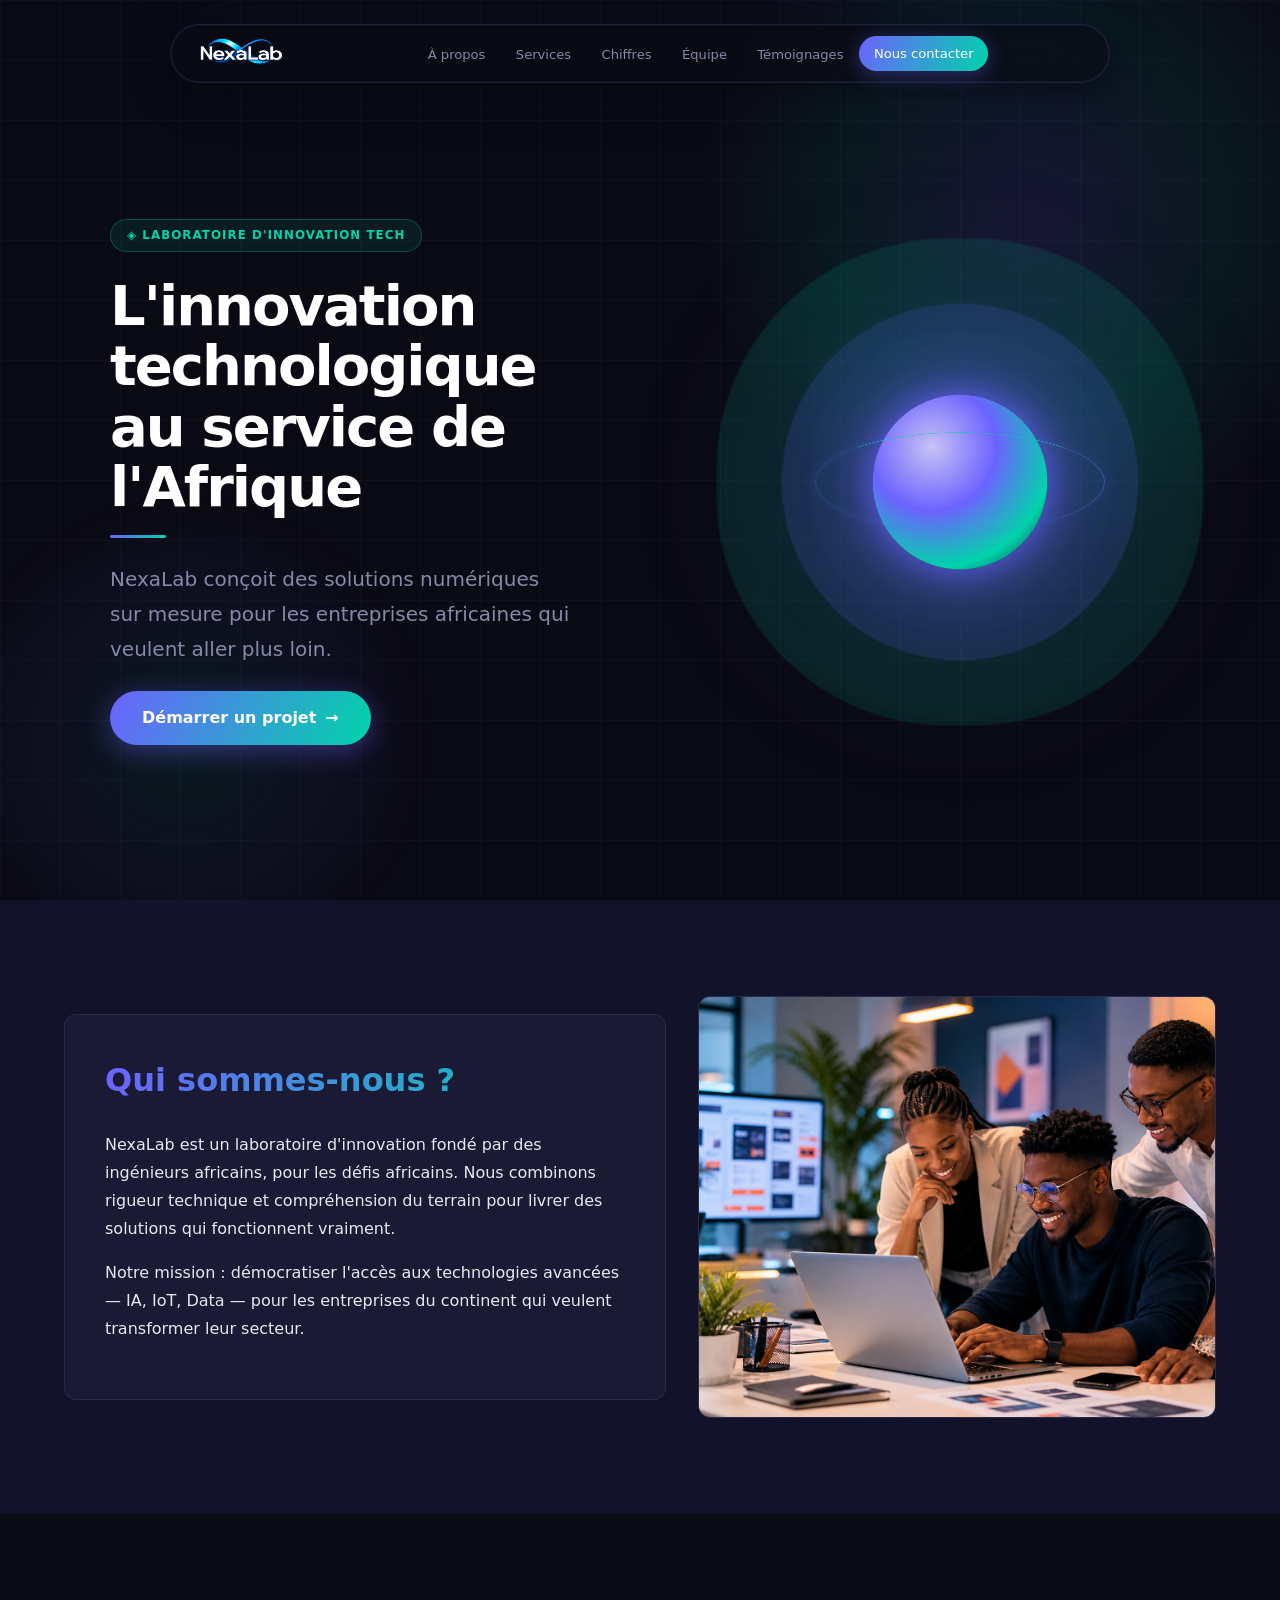
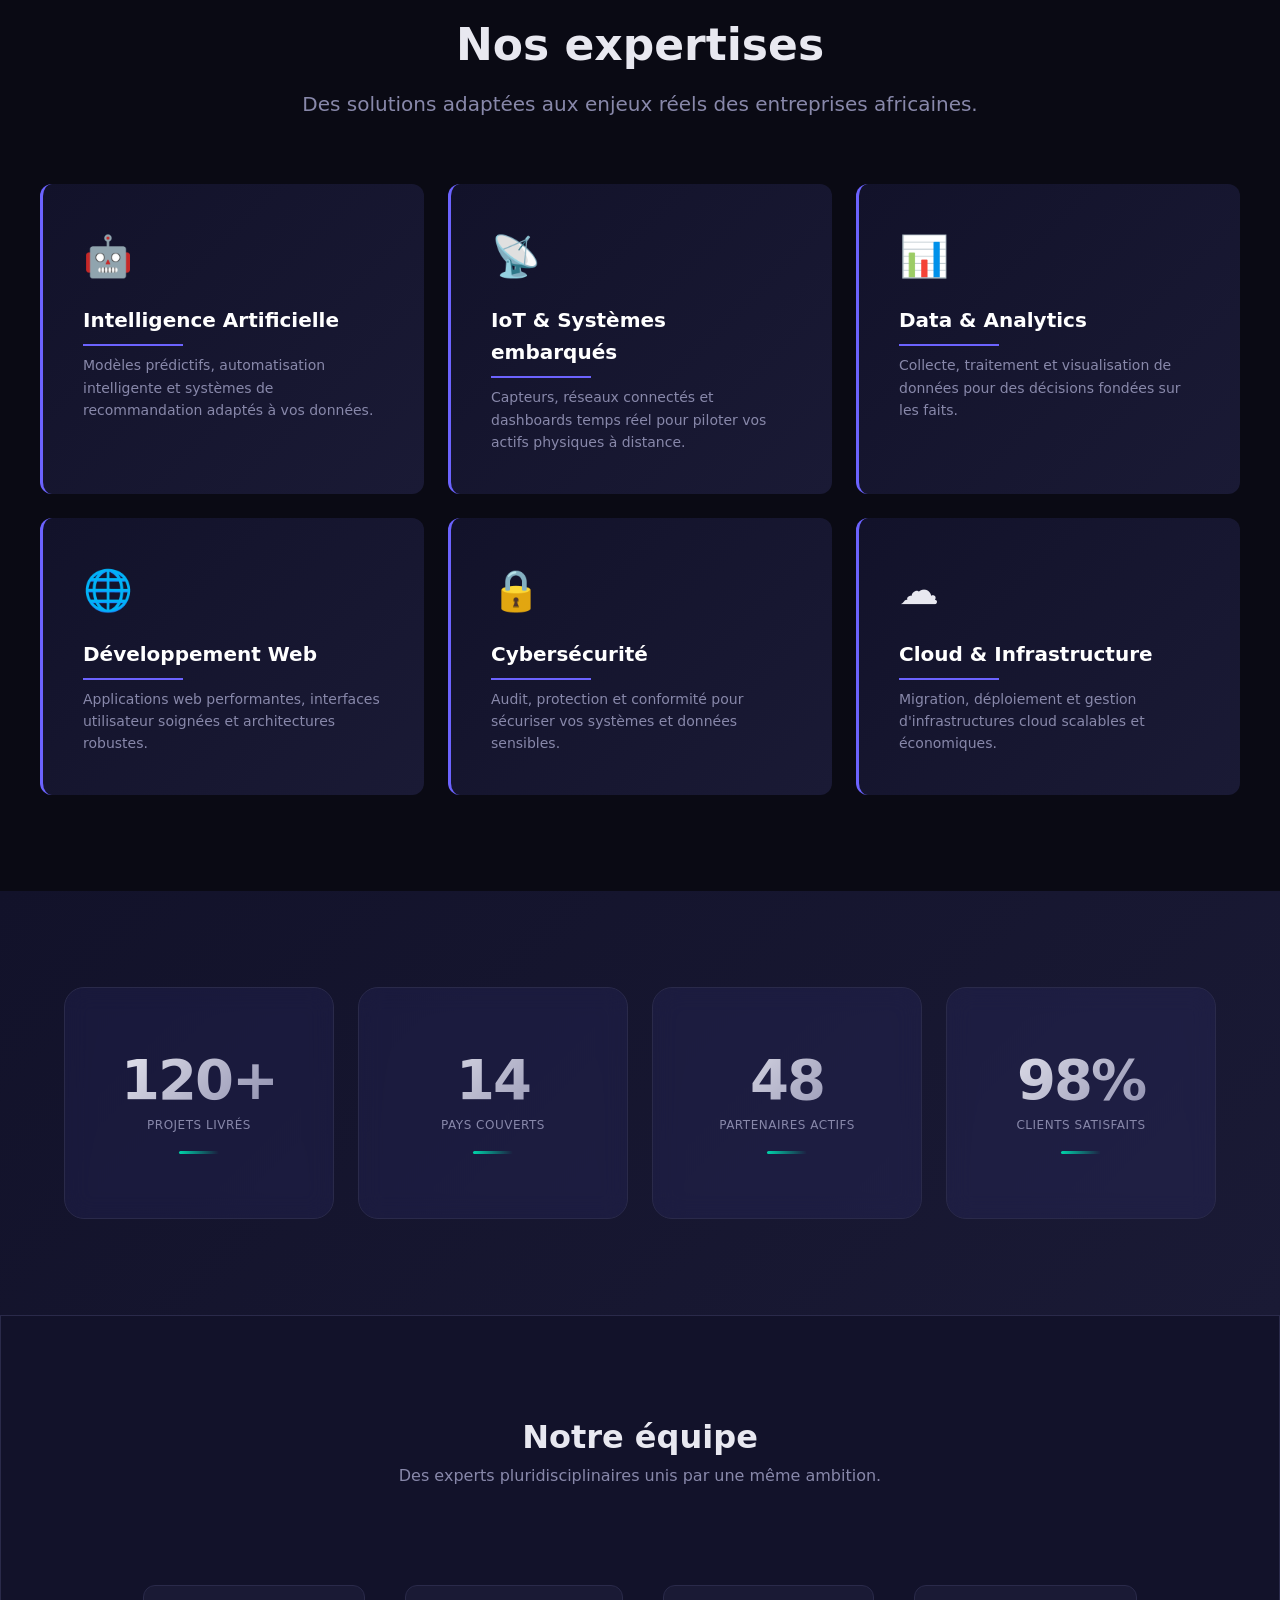
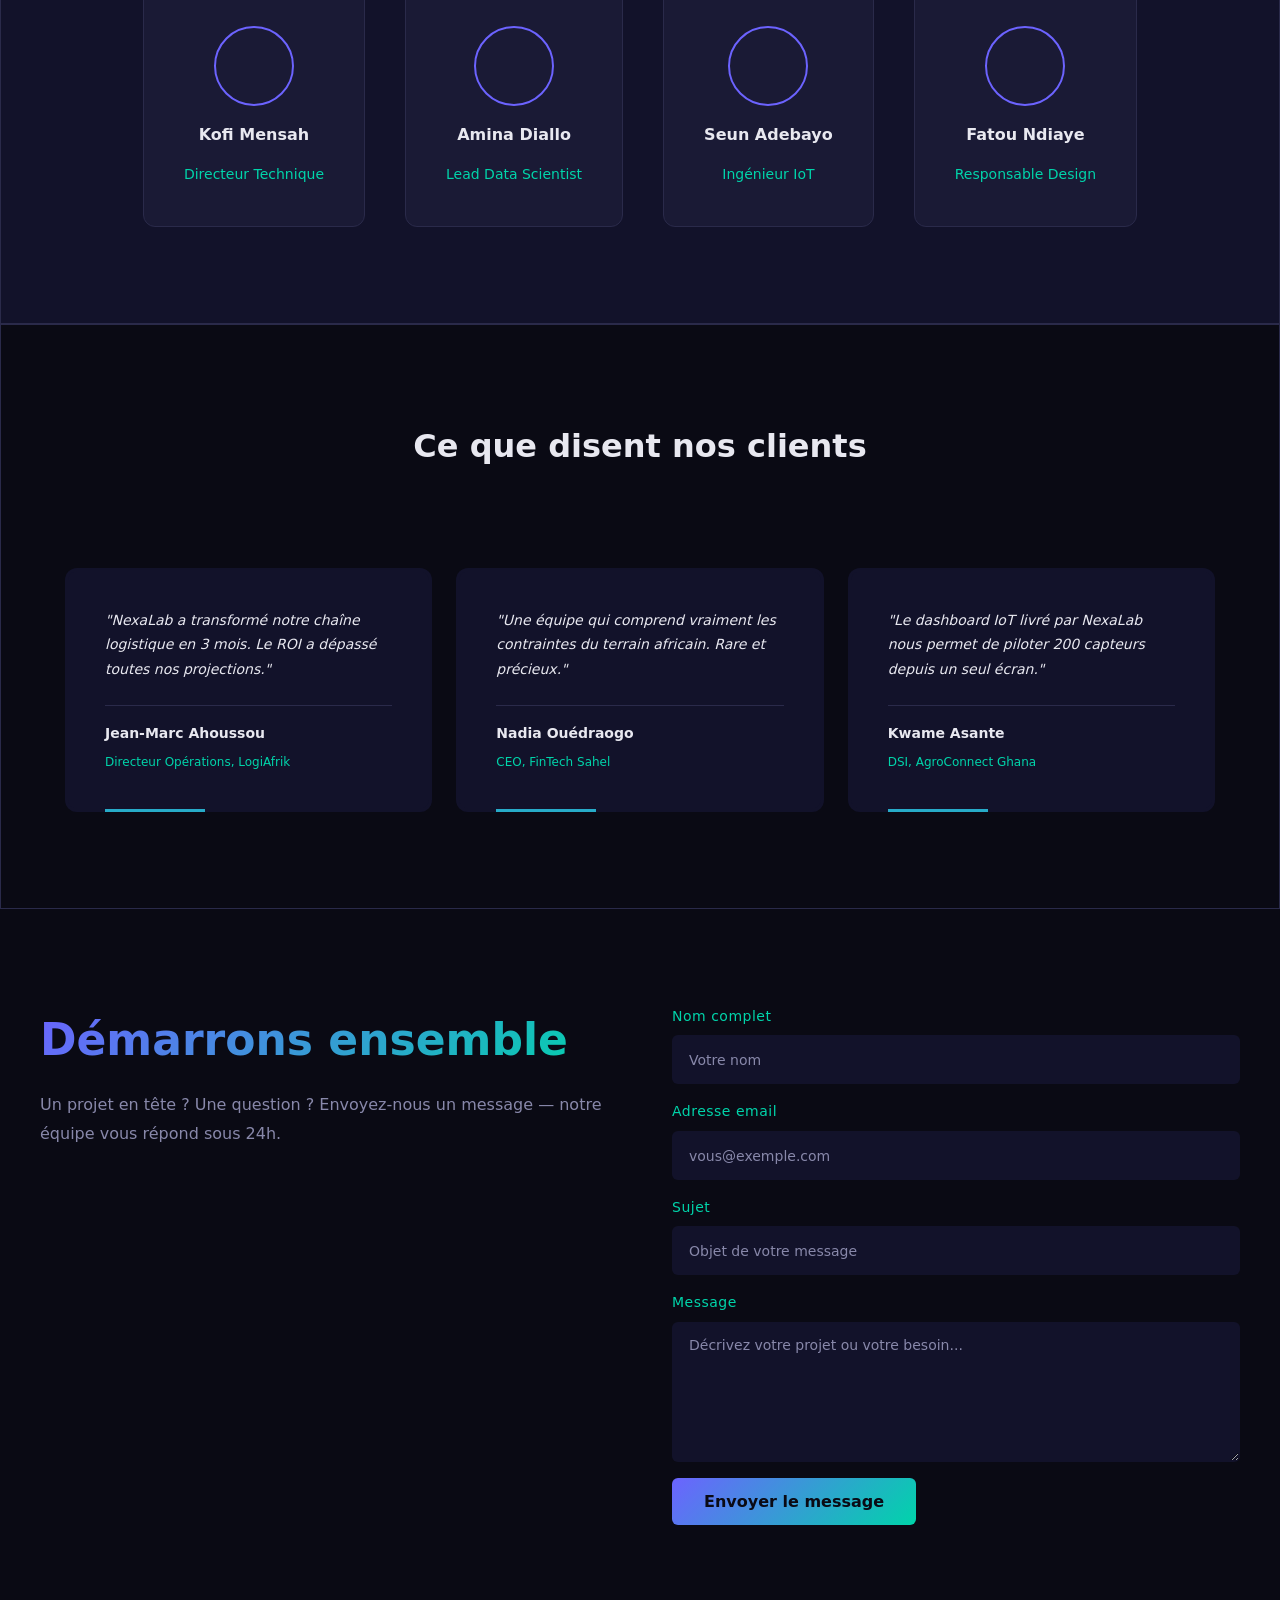
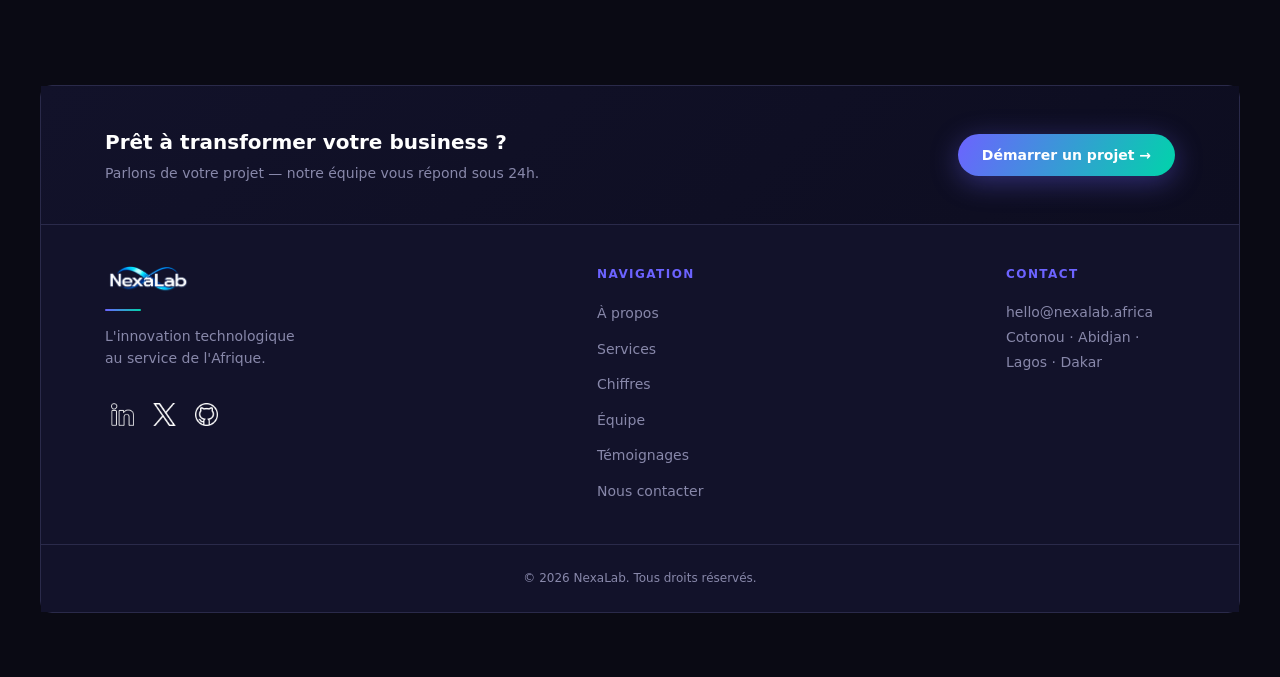
<file: nexalab/index.html>
<!DOCTYPE html>
<html lang="fr">
<head>
  <meta charset="UTF-8">
  <meta name="viewport" content="width=device-width, initial-scale=1.0">
  <title>NexaLab — Innovation Technologique</title>

  <!-- 1. Socle global -->
  <link rel="stylesheet" href="styles/base.css">

  <!-- 2. Composants réutilisables -->
  <link rel="stylesheet" href="styles/components/buttons.css">
  <link rel="stylesheet" href="styles/components/cards.css">

  <!-- 3. Sections -->
  <link rel="stylesheet" href="styles/header.css">
  <link rel="stylesheet" href="styles/hero.css">
  <link rel="stylesheet" href="styles/about.css">
  <link rel="stylesheet" href="styles/services.css">
  <link rel="stylesheet" href="styles/stats.css">
  <link rel="stylesheet" href="styles/team.css">
  <link rel="stylesheet" href="styles/testimonials.css">
  <link rel="stylesheet" href="styles/contact.css">
  <link rel="stylesheet" href="styles/footer.css">
</head>
<body>

  <!-- ========================================
       01 — HEADER & NAVIGATION
       ======================================== -->
  <header class="header">
    <nav class="nav">
      <a href="#" class="nav__logo">
        <img src="assets/images/logo.png" alt="NexaLab" height="32">
      </a>
      <ul class="nav__links">
        <li><a href="#about">À propos</a></li>
        <li><a href="#services">Services</a></li>
        <li><a href="#stats">Chiffres</a></li>
        <li><a href="#team">Équipe</a></li>
        <li><a href="#testimonials">Témoignages</a></li>
        <li><a href="#contact" class="nav__cta btn btn--gradient btn--md">Nous contacter</a></li>
      </ul>
      <button class="nav__burger" aria-label="Menu">&#9776;</button>
    </nav>
  </header>

  <!-- ========================================
       02 — HERO SECTION
       ======================================== -->
  <section class="hero" id="hero">
    <div class="hero__content">
      <h1 class="hero__title">L'innovation technologique<br>au service de l'Afrique</h1>
      <p class="hero__subtitle">NexaLab conçoit des solutions numériques sur mesure pour les entreprises africaines qui veulent aller plus loin.</p>
      <a href="#contact" class="btn btn--gradient btn--lg hero__cta">Démarrer un projet</a>
    </div>
    <div class="hero__visual">
      <!-- Placeholder visuel -->
    </div>
  </section>

  <!-- ========================================
       03 — À PROPOS / MISSION
       ======================================== -->
  <section class="about" id="about">
    <div class="about__content">
      <div class="about__text">
        <h2 class="about__title">Qui sommes-nous ?</h2>
        <p class="about__description">
          NexaLab est un laboratoire d'innovation fondé par des ingénieurs africains, pour les défis africains. 
          Nous combinons rigueur technique et compréhension du terrain pour livrer des solutions qui fonctionnent vraiment.
        </p>
        <p class="about__description">
          Notre mission : démocratiser l'accès aux technologies avancées — IA, IoT, Data — 
          pour les entreprises du continent qui veulent transformer leur secteur.
        </p>
      </div>
      <div class="about__visual">
        <img src="assets/images/team.png" alt="L'équipe NexaLab">
      </div>
    </div>
  </section>

  <!-- ========================================
       04 — SERVICES / EXPERTISES
       ======================================== -->
  <section class="services" id="services">
    <div class="services__header">
      <h2 class="services__title">Nos expertises</h2>
      <p class="services__subtitle">Des solutions adaptées aux enjeux réels des entreprises africaines.</p>
    </div>
    <div class="services__grid">

      <article class="card service-card">
        <div class="service-card__icon">🤖</div>
        <h3 class="service-card__title">Intelligence Artificielle</h3>
        <p class="service-card__description">Modèles prédictifs, automatisation intelligente et systèmes de recommandation adaptés à vos données.</p>
      </article>

      <article class="card service-card">
        <div class="service-card__icon">📡</div>
        <h3 class="service-card__title">IoT & Systèmes embarqués</h3>
        <p class="service-card__description">Capteurs, réseaux connectés et dashboards temps réel pour piloter vos actifs physiques à distance.</p>
      </article>

      <article class="card service-card">
        <div class="service-card__icon">📊</div>
        <h3 class="service-card__title">Data & Analytics</h3>
        <p class="service-card__description">Collecte, traitement et visualisation de données pour des décisions fondées sur les faits.</p>
      </article>

      <article class="card service-card">
        <div class="service-card__icon">🌐</div>
        <h3 class="service-card__title">Développement Web</h3>
        <p class="service-card__description">Applications web performantes, interfaces utilisateur soignées et architectures robustes.</p>
      </article>

      <article class="card service-card">
        <div class="service-card__icon">🔒</div>
        <h3 class="service-card__title">Cybersécurité</h3>
        <p class="service-card__description">Audit, protection et conformité pour sécuriser vos systèmes et données sensibles.</p>
      </article>

      <article class="card service-card">
        <div class="service-card__icon">☁️</div>
        <h3 class="service-card__title">Cloud & Infrastructure</h3>
        <p class="service-card__description">Migration, déploiement et gestion d'infrastructures cloud scalables et économiques.</p>
      </article>

    </div>
  </section>

  <!-- ========================================
       05 — CHIFFRES CLÉS
       ======================================== -->
  <section class="stats" id="stats">
    <div class="stats__grid">

      <div class="card stat-card">
        <span class="stat-card__number">120+</span>
        <span class="stat-card__label">Projets livrés</span>
      </div>

      <div class="card stat-card">
        <span class="stat-card__number">14</span>
        <span class="stat-card__label">Pays couverts</span>
      </div>

      <div class="card stat-card">
        <span class="stat-card__number">48</span>
        <span class="stat-card__label">Partenaires actifs</span>
      </div>

      <div class="card stat-card">
        <span class="stat-card__number">98%</span>
        <span class="stat-card__label">Clients satisfaits</span>
      </div>

    </div>
  </section>

  <!-- ========================================
       06 — ÉQUIPE
       ======================================== -->
  <section class="team" id="team">
    <div class="team__header">
      <h2 class="team__title">Notre équipe</h2>
      <p class="team__subtitle">Des experts pluridisciplinaires unis par une même ambition.</p>
    </div>
    <div class="team__grid">

      <article class="card team-card">
        <div class="team-card__avatar"></div>
        <h3 class="team-card__name">Kofi Mensah</h3>
        <p class="team-card__role">Directeur Technique</p>
      </article>

      <article class="card team-card">
        <div class="team-card__avatar"></div>
        <h3 class="team-card__name">Amina Diallo</h3>
        <p class="team-card__role">Lead Data Scientist</p>
      </article>

      <article class="card team-card">
        <div class="team-card__avatar"></div>
        <h3 class="team-card__name">Seun Adebayo</h3>
        <p class="team-card__role">Ingénieur IoT</p>
      </article>

      <article class="card team-card">
        <div class="team-card__avatar"></div>
        <h3 class="team-card__name">Fatou Ndiaye</h3>
        <p class="team-card__role">Responsable Design</p>
      </article>

    </div>
  </section>

  <!-- ========================================
       07 — TÉMOIGNAGES
       ======================================== -->
  <section class="testimonials" id="testimonials">
    <div class="testimonials__header">
      <h2 class="testimonials__title">Ce que disent nos clients</h2>
    </div>
    <div class="testimonials__grid">

      <article class="card testimonial-card">
        <p class="testimonial-card__quote">
          "NexaLab a transformé notre chaîne logistique en 3 mois. Le ROI a dépassé toutes nos projections."
        </p>
        <footer class="testimonial-card__author">
          <strong>Jean-Marc Ahoussou</strong>
          <span>Directeur Opérations, LogiAfrik</span>
        </footer>
      </article>

      <article class="card testimonial-card">
        <p class="testimonial-card__quote">
          "Une équipe qui comprend vraiment les contraintes du terrain africain. Rare et précieux."
        </p>
        <footer class="testimonial-card__author">
          <strong>Nadia Ouédraogo</strong>
          <span>CEO, FinTech Sahel</span>
        </footer>
      </article>

      <article class="card testimonial-card">
        <p class="testimonial-card__quote">
          "Le dashboard IoT livré par NexaLab nous permet de piloter 200 capteurs depuis un seul écran."
        </p>
        <footer class="testimonial-card__author">
          <strong>Kwame Asante</strong>
          <span>DSI, AgroConnect Ghana</span>
        </footer>
      </article>

    </div>
  </section>

  <!-- ========================================
       08 — FORMULAIRE DE CONTACT
       ======================================== -->
  <section class="contact" id="contact">
    <div class="contact__content">
      <div class="contact__intro">
        <h2 class="contact__title">Démarrons ensemble</h2>
        <p class="contact__description">
          Un projet en tête ? Une question ? Envoyez-nous un message — notre équipe vous répond sous 24h.
        </p>
      </div>
      <form class="contact__form" action="#" method="POST">
        <div class="form-group">
          <label for="name">Nom complet</label>
          <input type="text" id="name" name="name" placeholder="Votre nom" required>
        </div>
        <div class="form-group">
          <label for="email">Adresse email</label>
          <input type="email" id="email" name="email" placeholder="vous@exemple.com" required>
        </div>
        <div class="form-group">
          <label for="subject">Sujet</label>
          <input type="text" id="subject" name="subject" placeholder="Objet de votre message" required>
        </div>
        <div class="form-group">
          <label for="message">Message</label>
          <textarea id="message" name="message" rows="5" placeholder="Décrivez votre projet ou votre besoin..." required></textarea>
        </div>
        <button type="submit" class="contact__submit btn btn--solid btn--lg">Envoyer le message</button>
      </form>
    </div>
  </section>

 <!-- ========================================
     09 — FOOTER
     ======================================== -->
<footer class="footer">
  <div class="footer__body">

    <!-- CTA -->
    <div class="footer__cta">
      <div class="footer__cta-text">
        <h3>Prêt à transformer votre business ?</h3>
        <p>Parlons de votre projet — notre équipe vous répond sous 24h.</p>
      </div>
      <a href="#contact" class="footer__cta-btn btn btn--gradient btn--md">Démarrer un projet →</a>
    </div>

    <!-- Colonnes -->
    <div class="footer__cols">

      <!-- Brand -->
      <div class="footer__brand">
        <a href="#" class="footer__logo">
          <img src="assets/images/logo.png" alt="NexaLab" height="28">
        </a>
        <div class="footer__bar"></div>
        <p class="footer__desc">L'innovation technologique au service de l'Afrique.</p>
        <div class="footer__social">
          <div class="footer__social">
            <a href="#" aria-label="LinkedIn">
              <img src="assets/icons/linkedin.png" alt="LinkedIn">
            </a>
            <a href="#" aria-label="Twitter">
              <img src="assets/icons/x.png" alt="Twitter">
            </a>
            <a href="#" aria-label="GitHub">
              <img src="assets/icons/github.png" alt="GitHub">
            </a>
          </div>
        </div>
      </div>

      <!-- Navigation -->
      <nav class="footer__nav">
        <h4>Navigation</h4>
        <ul>
          <li><a href="#about">À propos</a></li>
          <li><a href="#services">Services</a></li>
          <li><a href="#stats">Chiffres</a></li>
          <li><a href="#team">Équipe</a></li>
          <li><a href="#testimonials">Témoignages</a></li>
          <li><a href="#contact">Nous contacter</a></li>
        </ul>
      </nav>

      <!-- Contact -->
      <div class="footer__contact">
        <h4>Contact</h4>
        <p>hello@nexalab.africa</p>
        <p>Cotonou · Abidjan · Lagos · Dakar</p>
      </div>

    </div>

    <!-- Bottom -->
    <div class="footer__bottom">
      <p>&copy; 2026 NexaLab. Tous droits réservés.</p>
    </div>

  </div>
</footer>
</file>
<file: nexalab/styles/base.css>
/* ============================================================
   base.css — Reset universel, variables CSS, typographie globale
   Responsabilité : tout ce qui s'applique à l'ensemble du site
   ============================================================ */

/* --- Variables globales --- */
:root {
  /* Palette */
  --color-bg:         #0a0a14;
  --color-surface:    #12122a;
  --color-surface-2:  #1a1a35;
  --color-accent:     #6c63ff;
  --color-accent-2:   #00d4aa;
  --color-text:       #e8e8f0;
  --color-text-muted: #8888aa;
  --color-border:     #2a2a4a;
  --color-white:      #ffffff;

  /* Typographie */
  --font-main:    'Segoe UI', system-ui, sans-serif;
  --font-size-xs: 0.75rem;
  --font-size-sm: 0.875rem;
  --font-size-md: 1rem;
  --font-size-lg: 1.25rem;
  --font-size-xl: 1.5rem;
  --font-size-2xl: 2rem;
  --font-size-3xl: 2.75rem;
  --font-size-4xl: 3.5rem;

  /* Espacements */
  --space-xs:  0.5rem;
  --space-sm:  1rem;
  --space-md:  1.5rem;
  --space-lg:  2.5rem;
  --space-xl:  4rem;
  --space-2xl: 6rem;

  /* Bordures */
  --radius-sm: 6px;
  --radius-md: 12px;
  --radius-lg: 20px;

  /* Transitions */
  --transition: 0.25s ease;

  /* Largeur max contenu */
  --max-width: 1200px;
}

/* --- Reset universel --- */
*,
*::before,
*::after {
  box-sizing: border-box;
  margin: 0;
  padding: 0;
}

html {
  scroll-behavior: smooth;
}

body {
  font-family: var(--font-main);
  font-size: var(--font-size-md);
  color: var(--color-text);
  background-color: var(--color-bg);
  line-height: 1.6;
  -webkit-font-smoothing: antialiased;
}

img {
  max-width: 100%;
  display: block;
}

a {
  color: inherit;
  text-decoration: none;
}

ul {
  list-style: none;
}

button {
  font-family: inherit;
  cursor: pointer;
  border: none;
  background: none;
}

/* --- Utilitaire conteneur --- */
.container {
  width: 100%;
  max-width: var(--max-width);
  margin: 0 auto;
  padding: 0 var(--space-md);
}
</file>
<file: nexalab/styles/components/buttons.css>
/* ============================================================
   components/buttons.css — Boutons réutilisables
   Responsabilité : styles partagés de TOUS les boutons du site
   Utilisation : ajouter .btn + un modificateur sur l'élément HTML
   
   Modificateurs disponibles :
     .btn--gradient  → pill gradient accent→accent-2 (nav, hero, footer)
     .btn--solid     → carré arrondi gradient (formulaire contact)
     .btn--sm        → petit (padding réduit)
     .btn--md        → moyen (nav, footer CTA)
     .btn--lg        → grand (hero, contact)
   ============================================================ */


/* ── BASE ─────────────────────────────────────────────────── */

.btn {
  display: inline-flex;
  align-items: center;
  justify-content: center;
  font-family: var(--font-main);
  font-weight: 700;
  text-decoration: none;
  white-space: nowrap;
  cursor: pointer;
  border: none;
  transition:
    transform var(--transition),
    box-shadow var(--transition),
    opacity var(--transition);
}


/* ── VARIANTE : PILL GRADIENT ─────────────────────────────── */
/* Utilisé par : .nav__cta · .hero__cta · .footer__cta-btn    */

.btn--gradient {
  background: linear-gradient(115deg, var(--color-accent), var(--color-accent-2));
  color: var(--color-white);
  border-radius: 999px;
  box-shadow: 0 6px 28px rgba(108, 99, 255, 0.38);
}

.btn--gradient:hover {
  opacity: 0.9;
  transform: translateY(-2px);
  box-shadow: 0 10px 36px rgba(108, 99, 255, 0.55);
}


/* ── VARIANTE : CARRÉ ARRONDI ─────────────────────────────── */
/* Utilisé par : .contact__submit                              */

.btn--solid {
  background: linear-gradient(135deg, var(--color-accent), var(--color-accent-2));
  color: var(--color-bg);
  border-radius: var(--radius-sm);
}

.btn--solid:hover {
  opacity: 0.85;
  transform: translateY(-2px);
}


/* ── TAILLES ──────────────────────────────────────────────── */

.btn--sm {
  padding: 0.4rem 0.9rem;
  font-size: var(--font-size-xs);
}

.btn--md {
  padding: 0.55rem 1.2rem;
  font-size: var(--font-size-sm);
}

.btn--lg {
  padding: 0.9rem 2rem;
  font-size: var(--font-size-md);
}
</file>
<file: nexalab/styles/components/cards.css>
/* ============================================================
   components/cards.css — Cartes réutilisables
   Responsabilité : squelette structurel commun des cartes du site
   Utilisation : ajouter .card sur l'élément HTML en plus de
                 la classe spécifique de section

   Surcharge : chaque fichier de section surcharge uniquement
               ce qui lui est propre (couleur, espacement, border)
   ============================================================ */


/* ── SQUELETTE COMMUN ─────────────────────────────────────── */

.card {
  border: 1px solid var(--color-border);
  border-radius: var(--radius-md);
  padding: var(--space-lg);
  background: var(--color-surface);
  position: relative;
  overflow: hidden;
  transition: transform var(--transition);
}

.card:hover {
  transform: translateY(-6px);
}
</file>
<file: nexalab/styles/header.css>
/* ============================================================
   header.css — Barre de navigation principale
   Responsabilité : .header, .nav et tous ses enfants
   Surcharge de .btn : box-shadow spécifique nav, hover scale
   ============================================================ */

.header {
  position: fixed;
  top: 1.5rem;
  left: 50%;
  transform: translateX(-50%);
  z-index: 1000;
  width: calc(100% - 3rem);
  max-width: 940px;
}

.nav {
  display: flex;
  align-items: center;
  justify-content: space-between;
  gap: var(--space-sm);
  padding: 0.7rem 0.75rem 0.7rem 1.5rem;
  background: rgba(10, 10, 20, 0.62);
  backdrop-filter: blur(28px);
  -webkit-backdrop-filter: blur(28px);
  border-radius: 999px;
  border: 1px solid rgba(108, 99, 255, 0.2);
  box-shadow:
    inset 0 0 0 1px rgba(255, 255, 255, 0.04),
    0 8px 32px rgba(0, 0, 0, 0.5),
    0 0 80px rgba(108, 99, 255, 0.08);
  animation: nav-appear 0.7s cubic-bezier(0.16, 1, 0.3, 1) both;
}

@keyframes nav-appear {
  from { opacity: 0; transform: translateY(-18px); }
  to   { opacity: 1; transform: translateY(0); }
}

.nav__logo img {
  height: 32px;
  width: auto;
  display: block;
}

.nav__logo:hover { opacity: 0.8; }

.nav__logo span {
  background: linear-gradient(115deg, var(--color-accent), var(--color-accent-2));
  -webkit-background-clip: text;
  -webkit-text-fill-color: transparent;
  background-clip: text;
}

.nav__links {
  display: flex;
  align-items: center;
  gap: 0.1rem;
  flex: 1;
  justify-content: center;
}

.nav__links li a {
  font-size: 0.82rem;
  font-weight: 500;
  color: var(--color-text-muted);
  padding: 0.42rem 0.9rem;
  border-radius: 999px;
  white-space: nowrap;
  transition: color var(--transition), background var(--transition);
}

.nav__links li a:hover {
  color: var(--color-white);
  background: rgba(108, 99, 255, 0.14);
}

/* Surcharge .btn--gradient pour le CTA nav */
.nav__cta {
  flex-shrink: 0;
  box-shadow: 0 4px 20px rgba(108, 99, 255, 0.38);
}

.nav__cta:hover {
  transform: scale(1.05);
  box-shadow: 0 6px 30px rgba(108, 99, 255, 0.55);
}

.nav__links li .nav__cta {
  color: var(--color-white);
}

.nav__links li .nav__cta:hover {
  color: var(--color-white);
  background: linear-gradient(115deg, var(--color-accent), var(--color-accent-2));
}

.nav__burger {
  display: none;
  align-items: center;
  justify-content: center;
  color: var(--color-text-muted);
  font-size: 1.2rem;
  padding: 0.3rem 0.6rem;
  border-radius: var(--radius-sm);
  transition: color var(--transition), background var(--transition);
  flex-shrink: 0;
}

.nav__burger:hover {
  color: var(--color-white);
  background: rgba(108, 99, 255, 0.12);
}

@media (max-width: 1024px) {
  .header { max-width: 760px; }
  .nav__links li a { padding: 0.4rem 0.65rem; font-size: 0.8rem; }
  .nav__links li .nav__cta { padding: 0.5rem 1rem; }
}

@media (max-width: 768px) {
  .header { top: 1rem; width: calc(100% - 2rem); }
  .nav { padding: 0.6rem 0.6rem 0.6rem 1.1rem; gap: var(--space-xs); }
  .nav__links { display: none; }
  .nav__burger { display: flex; }
}
</file>
<file: nexalab/styles/hero.css>
/* ============================================================
   hero.css — Section hero plein écran
   Responsabilité : layout hero, titre, sous-titre, CTA, visuel
   Surcharge de .btn : arrow after, box-shadow spécifique hero
   ============================================================ */

.hero {
  position: relative;
  min-height: 100vh;
  display: flex;
  align-items: center;
  justify-content: center;
  gap: 5rem;
  padding: 10rem var(--space-lg) var(--space-2xl);
  overflow: hidden;
  background-image:
    linear-gradient(rgba(108, 99, 255, 0.045) 1px, transparent 1px),
    linear-gradient(90deg, rgba(108, 99, 255, 0.045) 1px, transparent 1px);
  background-size: 60px 60px;
}

.hero::before {
  content: '';
  position: absolute;
  top: -15%; right: -8%;
  width: 700px; height: 700px;
  border-radius: 50%;
  background: radial-gradient(circle, rgba(108,99,255,0.13) 0%, rgba(0,212,170,0.07) 40%, transparent 68%);
  pointer-events: none;
  animation: blob-drift 9s ease-in-out infinite;
}

.hero::after {
  content: '';
  position: absolute;
  bottom: -10%; left: -5%;
  width: 500px; height: 500px;
  border-radius: 50%;
  background: radial-gradient(circle, rgba(0,212,170,0.08) 0%, rgba(108,99,255,0.05) 45%, transparent 70%);
  pointer-events: none;
  animation: blob-drift 12s ease-in-out infinite reverse;
}

@keyframes blob-drift {
  0%, 100% { transform: translateY(0) scale(1); }
  50%       { transform: translateY(-25px) scale(1.06); }
}

.hero__content {
  flex: 1;
  max-width: 560px;
  display: flex;
  flex-direction: column;
  gap: var(--space-md);
  position: relative;
  z-index: 1;
}

.hero__content::before {
  content: "◈  Laboratoire d'innovation tech";
  display: inline-block;
  align-self: flex-start;
  font-size: 0.74rem;
  font-weight: 600;
  letter-spacing: 0.09em;
  text-transform: uppercase;
  color: var(--color-accent-2);
  background: rgba(0, 212, 170, 0.09);
  border: 1px solid rgba(0, 212, 170, 0.28);
  border-radius: 999px;
  padding: 0.38rem 1rem;
  animation: fade-up 0.6s ease both;
  animation-delay: 0.1s;
}

.hero__title {
  font-size: clamp(2rem, 4.5vw, 3.5rem);
  font-weight: 800;
  line-height: 1.08;
  letter-spacing: -0.035em;
  color: var(--color-white);
  animation: fade-up 0.7s ease both;
  animation-delay: 0.25s;
}

.hero__title::after {
  content: '';
  display: block;
  width: 56px; height: 3px;
  margin-top: 1.1rem;
  border-radius: 999px;
  background: linear-gradient(90deg, var(--color-accent), var(--color-accent-2));
}

.hero__subtitle {
  font-size: var(--font-size-lg);
  line-height: 1.75;
  color: var(--color-text-muted);
  max-width: 460px;
  animation: fade-up 0.7s ease both;
  animation-delay: 0.42s;
}

/* Surcharge .btn--gradient pour le CTA hero */
.hero__cta {
  gap: 0.55rem;
  align-self: flex-start;
  box-shadow: 0 6px 28px rgba(108, 99, 255, 0.42);
  animation: fade-up 0.7s ease both;
  animation-delay: 0.58s;
}

.hero__cta::after {
  content: '→';
  display: inline-block;
  transition: transform var(--transition);
}

.hero__cta:hover {
  transform: translateY(-3px);
  box-shadow: 0 10px 40px rgba(108, 99, 255, 0.58);
}

.hero__cta:hover::after {
  transform: translateX(5px);
}

.hero__visual {
  position: relative;
  flex-shrink: 0;
  width: 420px; height: 420px;
  filter: drop-shadow(0 0 60px rgba(108, 99, 255, 0.18));
  animation: visual-float 7s ease-in-out infinite;
}

@keyframes visual-float {
  0%, 100% { transform: translateY(0); }
  50%       { transform: translateY(-18px); }
}

.hero__visual::before {
  content: '';
  position: absolute;
  top: 50%; left: 50%;
  transform: translate(-50%, -50%);
  width: 175px; height: 175px;
  border-radius: 50%;
  background: radial-gradient(circle at 34% 30%, rgba(210,205,255,0.95), var(--color-accent) 38%, var(--color-accent-2) 72%, rgba(0,50,40,0.3));
  box-shadow:
    0 0 35px rgba(108,99,255,0.75), 0 0 70px rgba(108,99,255,0.45),
    0 0 130px rgba(108,99,255,0.22), 0 0 210px rgba(0,212,170,0.14),
    0 0 0 90px rgba(108,99,255,0.04), 0 0 0 91px rgba(108,99,255,0.09),
    0 0 0 92px rgba(108,99,255,0.04), 0 0 0 155px rgba(0,212,170,0.03),
    0 0 0 156px rgba(0,212,170,0.06), 0 0 0 157px rgba(0,212,170,0.03);
  animation: orb-breathe 5s ease-in-out infinite;
}

.hero__visual::after {
  content: '';
  position: absolute;
  top: 50%; left: 50%;
  width: 290px; height: 290px;
  border-radius: 50%;
  border: 1.5px solid rgba(108,99,255,0.3);
  border-top-color: var(--color-accent-2);
  border-right-color: rgba(108,99,255,0.5);
  transform: translate(-50%, -50%) rotateX(70deg) rotateZ(0deg);
  animation: ring-spin 10s linear infinite;
  box-shadow: 0 0 18px rgba(108,99,255,0.12), inset 0 0 18px rgba(0,212,170,0.06);
}

@keyframes orb-breathe {
  0%, 100% { transform: translate(-50%, -50%) scale(1); }
  50%       { transform: translate(-50%, -50%) scale(1.08); }
}

@keyframes ring-spin {
  from { transform: translate(-50%, -50%) rotateX(70deg) rotateZ(0deg); }
  to   { transform: translate(-50%, -50%) rotateX(70deg) rotateZ(360deg); }
}

@keyframes fade-up {
  from { opacity: 0; transform: translateY(28px); }
  to   { opacity: 1; transform: translateY(0); }
}

@media (max-width: 1024px) {
  .hero { gap: var(--space-xl); padding: 9rem var(--space-md) var(--space-xl); }
  .hero__visual { width: 340px; height: 340px; }
  .hero__visual::before { width: 145px; height: 145px; }
  .hero__visual::after { width: 240px; height: 240px; }
}

@media (max-width: 768px) {
  .hero { flex-direction: column; text-align: center; padding: 8rem var(--space-sm) var(--space-xl); gap: var(--space-lg); }
  .hero__content { align-items: center; }
  .hero__content::before { align-self: center; }
  .hero__title::after { margin: 1.1rem auto 0; }
  .hero__subtitle { text-align: center; }
  .hero__cta { align-self: center; }
  .hero__visual { width: 260px; height: 260px; }
  .hero__visual::before { width: 110px; height: 110px; }
  .hero__visual::after { width: 190px; height: 190px; }
}
</file>
<file: nexalab/styles/about.css>
/* ============================================================
   about.css — Section À propos / Mission
   Responsabilité : .about, .about__content, .about__text, .about__visual
   ============================================================ */
.about {
  background-color: var(--color-surface);
  padding: var(--space-2xl) var(--space-md);
}


.about__content {
  display: flex;
  align-items: center;
  gap: 2rem;
  max-width: var(--max-width);
  margin-inline: auto;
  padding: 0 var(--space-md);
}

.about__text {
  flex: 1;
  background-color: var(--color-surface-2);
  border: 1px solid var(--color-border);
  border-radius: var(--radius-md);
  padding: var(--space-lg);
  min-width: 0;
}


.about__title {
  font-size: var(--font-size-2xl);
  font-weight: 800;
  background: linear-gradient(90deg, var(--color-accent), var(--color-accent-2));
  -webkit-background-clip: text;
  -webkit-text-fill-color: transparent;
  background-clip: text;
  margin-bottom: var(--space-md);
}


.about__description {
  font-size: var(--fs-base);
  color: var(--color-text-secondary);
  line-height: 1.75;
  margin-bottom: var(--space-sm);
}

.about__visual {
  flex: 0 0 45%;
  max-width: 45%;
  border: 1px solid var(--color-border);
  border-radius: var(--radius-md);
  overflow: hidden;
  min-width: 0;
}


.about__visual img {
  width: 100%;
  height: 420px;
  object-fit: cover;
  display: block;
}


@keyframes slideFromLeft {
  from {
    opacity: 0;
    transform: translateX(-60px);
  }
  to {
    opacity: 1;
    transform: translateX(0);
  }
}

@keyframes slideFromRight {
  from {
    opacity: 0;
    transform: translateX(60px);
  }
  to {
    opacity: 1;
    transform: translateX(0);
  }
}

.about__text {
  animation: slideFromLeft 0.8s ease forwards;
}

.about__visual {
  animation: slideFromRight 0.8s ease forwards;
}


@media (max-width: 1024px) {
  .about__content {
    gap: 2rem;
  }

  .about__visual {
    flex: 0 0 42%;
  }
}

/* Mobile (≤ 767px) */
@media (max-width: 767px) {
  .about__content {
    flex-direction: column;
  }

  .about__text {
    flex: unset;
    width: 100%;
    min-width: 0;
  }

  .about__visual {
    flex: unset;
    width: 100%;
    max-width: 100%;
    min-width: 0;
  }

  .about__visual img {
    height: 260px;
  }
}
</file>
<file: nexalab/styles/services.css>
/* ============================================================
   services.css — Section Services / Expertises
   Responsabilité : .services, .services__grid, .service-card
   Surcharge de .card : border-left colorée, bg dégradé
   ============================================================ */

.services {
  padding: var(--space-2xl) var(--space-md);
}

.services__header {
  text-align: center;
  margin-bottom: var(--space-xl);
}

.services__title {
  font-size: var(--font-size-3xl);
  margin-bottom: var(--space-xs);
}

.services__subtitle {
  color: var(--color-text-muted);
  font-size: var(--font-size-lg);
}

.services__grid {
  display: flex;
  flex-wrap: wrap;
  gap: 24px;
  justify-content: center;
  max-width: var(--max-width);
  margin: 0 auto;
}

/* Surcharge .card */
.service-card {
  flex: 1 1 calc(33% - 24px);
  border-left: 3px solid var(--color-accent);
  border-top: none;
  border-right: none;
  border-bottom: none;
  background: linear-gradient(135deg, var(--color-surface), var(--color-surface-2));
}

.service-card:hover {
  background: var(--color-surface-2);
}

.service-card__icon {
  font-size: 40px;
  margin-bottom: var(--space-sm);
}

.service-card__title {
  font-size: var(--font-size-lg);
  margin-bottom: var(--space-xs);
  color: var(--color-white);
}

.service-card__title::after {
  content: '';
  display: block;
  width: 100px;
  height: 2px;
  background-color: var(--color-accent);
  margin-top: 8px;
}

.service-card__description {
  font-size: var(--font-size-sm);
  color: var(--color-text-muted);
  line-height: 1.6;
}

@media (max-width: 768px) {
  .service-card { flex: 1 1 100%; }
}
</file>
<file: nexalab/styles/stats.css>
/* ============================================================
   stats.css — Section Chiffres clés
   Responsabilité : .stats, .stats__grid, .stat-card
   Surcharge de .card : bg translucide, radius-lg, padding plus grand
   ============================================================ */

.stats {
  padding: var(--space-2xl) var(--space-xl);
  background: linear-gradient(135deg, var(--color-surface) 0%, var(--color-surface-2) 100%);
}

.stats__grid {
  display: grid;
  grid-template-columns: repeat(4, 1fr);
  gap: var(--space-md);
  max-width: var(--max-width);
  margin: 0 auto;
}

/* Surcharge .card */
.stat-card {
  background: rgba(108, 99, 255, 0.08);
  backdrop-filter: blur(12px);
  border-radius: var(--radius-lg);
  padding: var(--space-xl) var(--space-lg);
  text-align: center;
  transition: transform var(--transition), background var(--transition);
}

.stat-card:hover {
  transform: translateY(-8px);
  background: rgba(108, 99, 255, 0.14);
}

.stat-card__number {
  display: block;
  font-size: var(--font-size-4xl);
  font-weight: 900;
  line-height: 1;
  letter-spacing: -2px;
  margin-bottom: var(--space-xs);
  background: linear-gradient(135deg, var(--color-text) 0%, var(--color-text-muted) 100%);
  -webkit-background-clip: text;
  -webkit-text-fill-color: transparent;
  background-clip: text;
}

.stat-card__label {
  display: block;
  font-size: var(--font-size-xs);
  font-weight: 500;
  color: var(--color-text-muted);
  letter-spacing: 0.5px;
  text-transform: uppercase;
}

.stat-card::after {
  content: '';
  display: block;
  width: 40px;
  height: 3px;
  background: linear-gradient(90deg, var(--color-accent-2), transparent);
  border-radius: var(--radius-sm);
  margin: var(--space-sm) auto 0;
}

@media (max-width: 900px) {
  .stats { padding: var(--space-xl) var(--space-lg); }
  .stats__grid { grid-template-columns: repeat(2, 1fr); }
}

@media (max-width: 480px) {
  .stats__grid { grid-template-columns: 1fr 1fr; gap: var(--space-sm); }
  .stat-card { padding: var(--space-lg) var(--space-sm); }
  .stat-card__number { font-size: var(--font-size-3xl); }
}
</file>
<file: nexalab/styles/team.css>
/* ============================================================
   team.css — Section Équipe
   Responsabilité : .team, .team__grid, .team-card
   Surcharge de .card : bg surface-2, hover border colorée
   ============================================================ */

.team {
  background-color: var(--color-surface);
  padding: var(--space-2xl) var(--space-xl);
  border: 1px solid var(--color-border);
}

.team__header {
  margin-bottom: var(--space-2xl);
  text-align: center;
}

.team__title {
  font-weight: 700;
  font-size: var(--font-size-2xl);
  color: var(--color-text);
}

.team__subtitle {
  color: var(--color-text-muted);
}

.team__grid {
  display: flex;
  justify-content: center;
  gap: var(--space-lg);
}

/* Surcharge .card */
.team-card {
  display: flex;
  flex-direction: column;
  align-items: center;
  text-align: center;
  background: var(--color-surface-2);
  gap: var(--space-sm);
}

.team-card:hover {
  border-color: var(--color-accent);
}

.team-card__avatar {
  width: 80px;
  height: 80px;
  border-radius: 100%;
  background-color: var(--color-surface-2);
  border: 2px solid var(--color-accent);
  display: flex;
  align-items: center;
  justify-content: center;
  color: var(--color-accent);
  font-weight: 700;
  font-size: var(--font-size-lg);
}

.team-card__name {
  font-size: var(--font-size-md);
  font-weight: 700;
}

.team-card__role {
  font-size: var(--font-size-sm);
  color: var(--color-accent-2);
}

@media (max-width: 1024px) {
  .team { padding: var(--space-xl) var(--space-lg); }
  .team__grid { gap: var(--space-lg); }
  .team-card__avatar { width: 70px; height: 70px; }
}

@media (max-width: 768px) {
  .team { padding: var(--space-xl) var(--space-md); }
  .team__grid { flex-wrap: wrap; gap: var(--space-md); }
  .team-card { width: calc(50% - var(--space-md)); }
  .team-card__avatar { width: 60px; height: 60px; font-size: var(--font-size-md); }
  .team__title { font-size: var(--font-size-xl); }
}

@media (max-width: 400px) {
  .team-card { width: 100%; }
}
</file>
<file: nexalab/styles/testimonials.css>
/* ============================================================
   testimonials.css — Section Témoignages clients
   Responsabilité : .testimonials, .testimonials__grid, .testimonial-card
   Surcharge de .card : border animée via ::before/::after
   ============================================================ */

.testimonials {
  background-color: var(--color-bg);
  padding: var(--space-2xl) var(--space-xl);
  border: 1px solid var(--color-border);
}

.testimonials__header {
  text-align: center;
  margin-bottom: var(--space-2xl);
}

.testimonials__title {
  font-size: var(--font-size-2xl);
  color: var(--color-text);
  font-weight: 700;
}

.testimonials__grid {
  display: flex;
  justify-content: center;
  gap: var(--space-md);
}

/* Surcharge .card — la border est gérée par l'animation ::before/::after */
.testimonial-card {
  max-width: 380px;
  flex: 1;
  flex-direction: column;
  justify-content: space-between;
  border: none; /* désactivée : remplacée par la border animée */
}

.testimonial-card::before {
  content: '';
  position: absolute;
  width: 100px;
  background-image: linear-gradient(180deg, var(--color-accent), var(--color-accent-2));
  height: 130%;
  animation: rotBGimg 3s linear infinite;
  transition: all 0.2s linear;
}

@keyframes rotBGimg {
  from { transform: rotate(0deg); }
  to   { transform: rotate(360deg); }
}

.testimonial-card::after {
  content: '';
  position: absolute;
  background: var(--color-surface);
  inset: 3px;
  border-radius: calc(var(--radius-md) - 3px);
}

.testimonial-card__quote {
  position: relative;
  z-index: 1;
  font-size: var(--font-size-sm);
  color: var(--color-text);
  font-style: italic;
  line-height: 1.75;
  margin-bottom: var(--space-md);
}

.testimonial-card__author {
  position: relative;
  z-index: 1;
  display: flex;
  flex-direction: column;
  gap: var(--space-xs);
  padding-top: var(--space-sm);
  border-top: 1px solid var(--color-border);
}

.testimonial-card__author strong {
  color: var(--color-text);
  font-size: var(--font-size-sm);
  font-weight: 700;
}

.testimonial-card__author span {
  color: var(--color-accent-2);
  font-size: var(--font-size-xs);
}

@media (max-width: 1024px) {
  .testimonials { padding: var(--space-xl) var(--space-lg); }
  .testimonials__grid { gap: var(--space-sm); }
  .testimonial-card { max-width: 320px; }
}

@media (max-width: 768px) {
  .testimonials { padding: var(--space-xl) var(--space-md); }
  .testimonials__grid { flex-direction: column; align-items: center; }
  .testimonial-card { width: 100%; max-width: 480px; }
}
</file>
<file: nexalab/styles/contact.css>
/* ============================================================
   contact.css — Section Formulaire de contact
   Responsabilité : .contact, .contact__form, .form-group, inputs, textarea
   ============================================================ */
.contact {
   padding: var(--space-2xl) var(--space-md);
}

.contact__content {
   display: flex;
   gap: var(--space-xl);
   max-width: var(--max-width);
   margin: 0 auto;
   align-items: flex-start;
}

.contact__intro {
   flex: 1;
}

.contact__title {
   font-size: var(--font-size-3xl);
   margin-bottom: var(--space-sm);
   background: linear-gradient(135deg, var(--color-accent), var(--color-accent-2));
   -webkit-background-clip: text;
   -webkit-text-fill-color: transparent;
}

.contact__description {
   color: var(--color-text-muted);
   font-size: var(--font-size-md);
   line-height: 1.8;
}

.contact__form {
   flex: 1;
   display: flex;
   flex-direction: column;
   gap: var(--space-sm);
}

.form-group {
   display: flex;
   flex-direction: column;
   gap: 8px;
}

.form-group label {
   font-size: var(--font-size-sm);
   color: var(--color-accent-2);
   font-weight: 500;
   letter-spacing: 0.5px;
}

.contact__form input,
.contact__form textarea {
   background-color: var(--color-surface);
   border: 1px solid transparent;
   border-radius: var(--radius-sm);
   padding: 14px 16px;
   color: var(--color-text);
   font-size: var(--font-size-md);
   font-family: var(--font-main);
   width: 100%;
   outline: none;
}

.contact__form input:focus,
.contact__form textarea:focus {
   border-color: var(--color-accent-2);
   box-shadow: 0 0 0 3px rgba(0, 212, 170, 0.15);
}

.contact__form textarea {
   resize: vertical;
   min-height: 140px;
}

.contact__submit {
   background: linear-gradient(135deg, var(--color-accent), var(--color-accent-2));
   color: var(--color-bg);
   padding: 14px 32px;
   border-radius: var(--radius-sm);
   font-size: var(--font-size-md);
   font-weight: 700;
   cursor: pointer;
   align-self: flex-start;
   transition: var(--transition);
}

.contact__submit:hover {
   opacity: 0.85;
   transform: translateY(-2px);
}

.contact__form input::placeholder,
.contact__form textarea::placeholder {
   color: var(--color-text-muted);
   font-size: var(--font-size-sm);
}

.contact__form input:-webkit-autofill {
   -webkit-box-shadow: 0 0 0px 1000px var(--color-surface) inset;
   -webkit-text-fill-color: var(--color-text);
}

.contact__form input:hover,
.contact__form textarea:hover {
   border-color: var(--color-accent);
   transition: var(--transition);
}

@media (max-width: 768px) {
   .contact__content {
      flex-direction: column;
      gap: var(--space-lg);
   }

   .contact__intro,
   .contact__form {
      flex: unset;
      width: 100%;
   }

   .contact__submit {
      align-self: stretch;
   }
}
</file>
<file: nexalab/styles/footer.css>
/* ── 1. WRAPPER ─────────────────────────────────────────────── */
/* =============================================================
   footer.css — Pied de page
   NexaLab · Projet Intégrateur · Bloc 2 · IFRI L1
   ============================================================= */



.footer {
  background-color: var(--color-bg);
  padding: var(--space-xl) var(--space-md);
}


.footer__body {
  max-width: var(--max-width);
  margin-inline: auto;
  border: 1px solid var(--color-border);
  border-radius: var(--radius-md);
}



.footer__cta {
  background: linear-gradient(135deg, #12122a, #0d0d20);
  border-bottom: 1px solid var(--color-border);
  padding: var(--space-lg) var(--space-xl);
  display: flex;
  align-items: center;
  justify-content: space-between;
  gap: var(--space-md);
}

.footer__cta-text h3 {
  font-size: var(--font-size-lg);
  font-weight: 800;
  color: var(--color-white);
}

.footer__cta-text p {
  font-size: var(--font-size-sm);
  color: var(--color-text-muted);
  margin-top: 4px;
}

.footer__cta-btn {
  background: linear-gradient(115deg, var(--color-accent), var(--color-accent-2));
  color: var(--color-white);
  font-size: var(--font-size-sm);
  font-weight: 700;
  padding: 10px 24px;
  border-radius: 999px;
  white-space: nowrap;
  transition: var(--transition);
}

.footer__cta-btn:hover {
  opacity: 0.9;
  transform: translateY(-1px);
}



.footer__cols {
  display: flex;
  align-items: flex-start;
  gap: 2rem;
  padding: var(--space-lg) var(--space-xl); /* ← padding réduit en vertical */
  background-color: var(--color-surface);
}





.footer__brand {
  flex: 0 0 220px;
  display: flex;
  flex-direction: column;
  gap: 8px;
}

.footer__logo img {
  height: 30px;
  width: auto;
  display: block;
}

.footer__logo span {
  color: var(--color-accent);
}

.footer__bar {
  width: 36px;
  height: 2px;
  background: linear-gradient(90deg, var(--color-accent), var(--color-accent-2));
  border-radius: 2px;
  margin-block: 6px;
}

.footer__desc {
  font-size: var(--font-size-sm);
  color: var(--color-text-muted);
  line-height: 1.6;
  max-width: 190px;
}



.footer__social {
  display: flex;
  gap: 8px;
  margin-top: 10px;
}

.footer__social a {
  display: flex;
  align-items: center;
  justify-content: center;
  width: 34px;
  height: 34px;
  
  color: var(--color-text-muted);
  transition: var(--transition);
}

.footer__social a img {
  width: 23px;
  height: 23px;
  filter: invert(1);         /* noir → blanc */
  transition: var(--transition);
}

.footer__social a:hover img {
  filter: invert(1) sepia(1) saturate(5) hue-rotate(170deg);  /* blanc → cyan au hover */
}



.footer__nav {
  flex: 1; /* ← laisse les colonnes s'étirer */
  min-width: 120px;
  margin-left: 15rem;
}

.footer__nav h4 {
  font-size: var(--font-size-xs);
  font-weight: 700;
  letter-spacing: 0.12em;
  text-transform: uppercase;
  color: var(--color-accent);
  margin-bottom: 16px;
}

.footer__nav ul {
  display: flex;
  flex-direction: column;
  gap: 10px;
  list-style: none;
}

.footer__nav a {
  font-size: var(--font-size-sm);
  color: var(--color-text-muted);
  transition: var(--transition);
}

.footer__nav a:hover {
  color: var(--color-accent-2);
}



.footer__contact {
  flex: 1; /* ← laisse les colonnes s'étirer */
  min-width: 120px;
    margin-left: 13rem;

}

.footer__contact h4 {
  font-size: var(--font-size-xs);
  font-weight: 700;
  letter-spacing: 0.12em;
  text-transform: uppercase;
  color: var(--color-accent);
  margin-bottom: 16px;
}

.footer__contact p {
  font-size: var(--font-size-sm);
  color: var(--color-text-muted);
  line-height: 1.8;
}



.footer__bottom {
  border-top: 1px solid var(--color-border);
  padding: var(--space-md) var(--space-xl);
  background-color: var(--color-surface);
  text-align: center;
}

.footer__bottom p {
  font-size: var(--font-size-xs);
  color: var(--color-text-muted);
}

@media (max-width: 768px) {
  .footer__cta {
    flex-direction: column;
    align-items: flex-start;
  }

  .footer__cols {
    flex-direction: column;
  }

  .footer__brand,
  .footer__nav,
  .footer__contact {
    flex: unset;
    width: 100%;
    margin-left: 0;
  }
}

@media (max-width: 480px) {
  .footer__bottom {
    text-align: left;
  }
}
</file>
